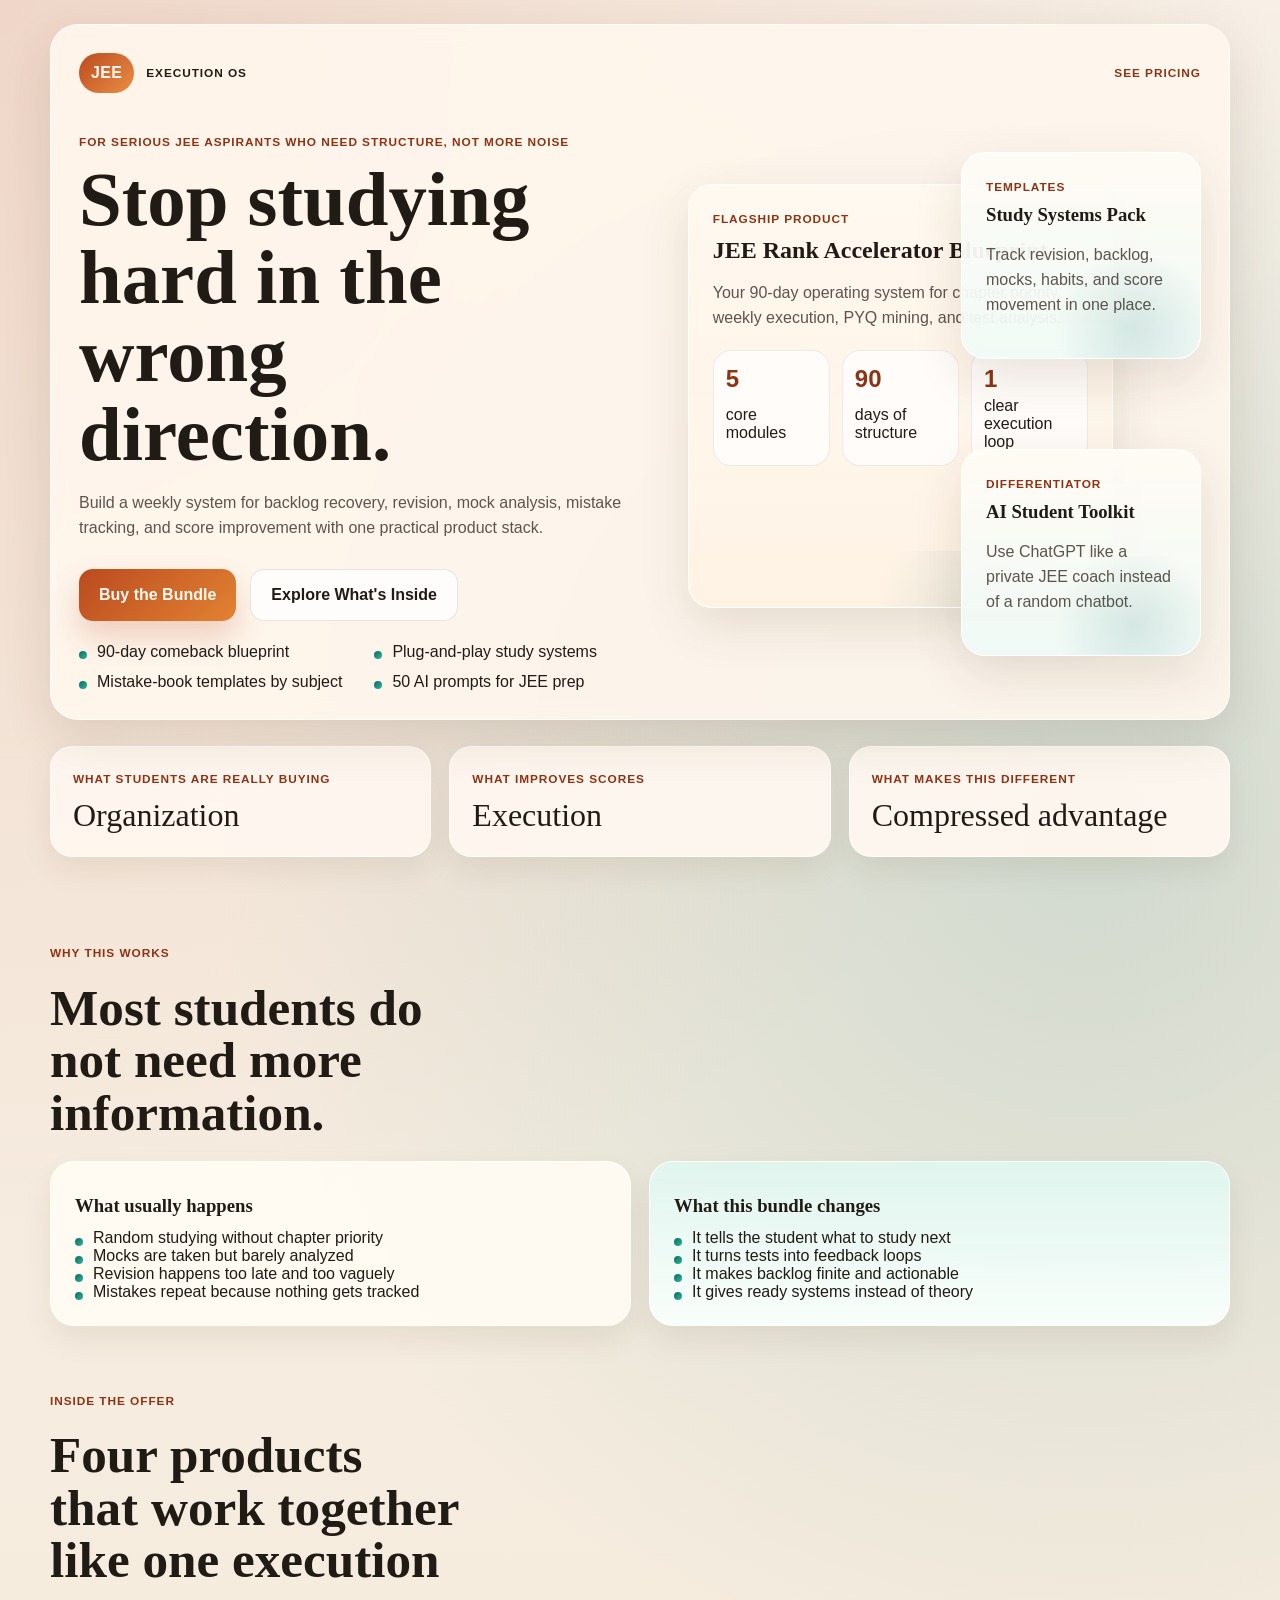
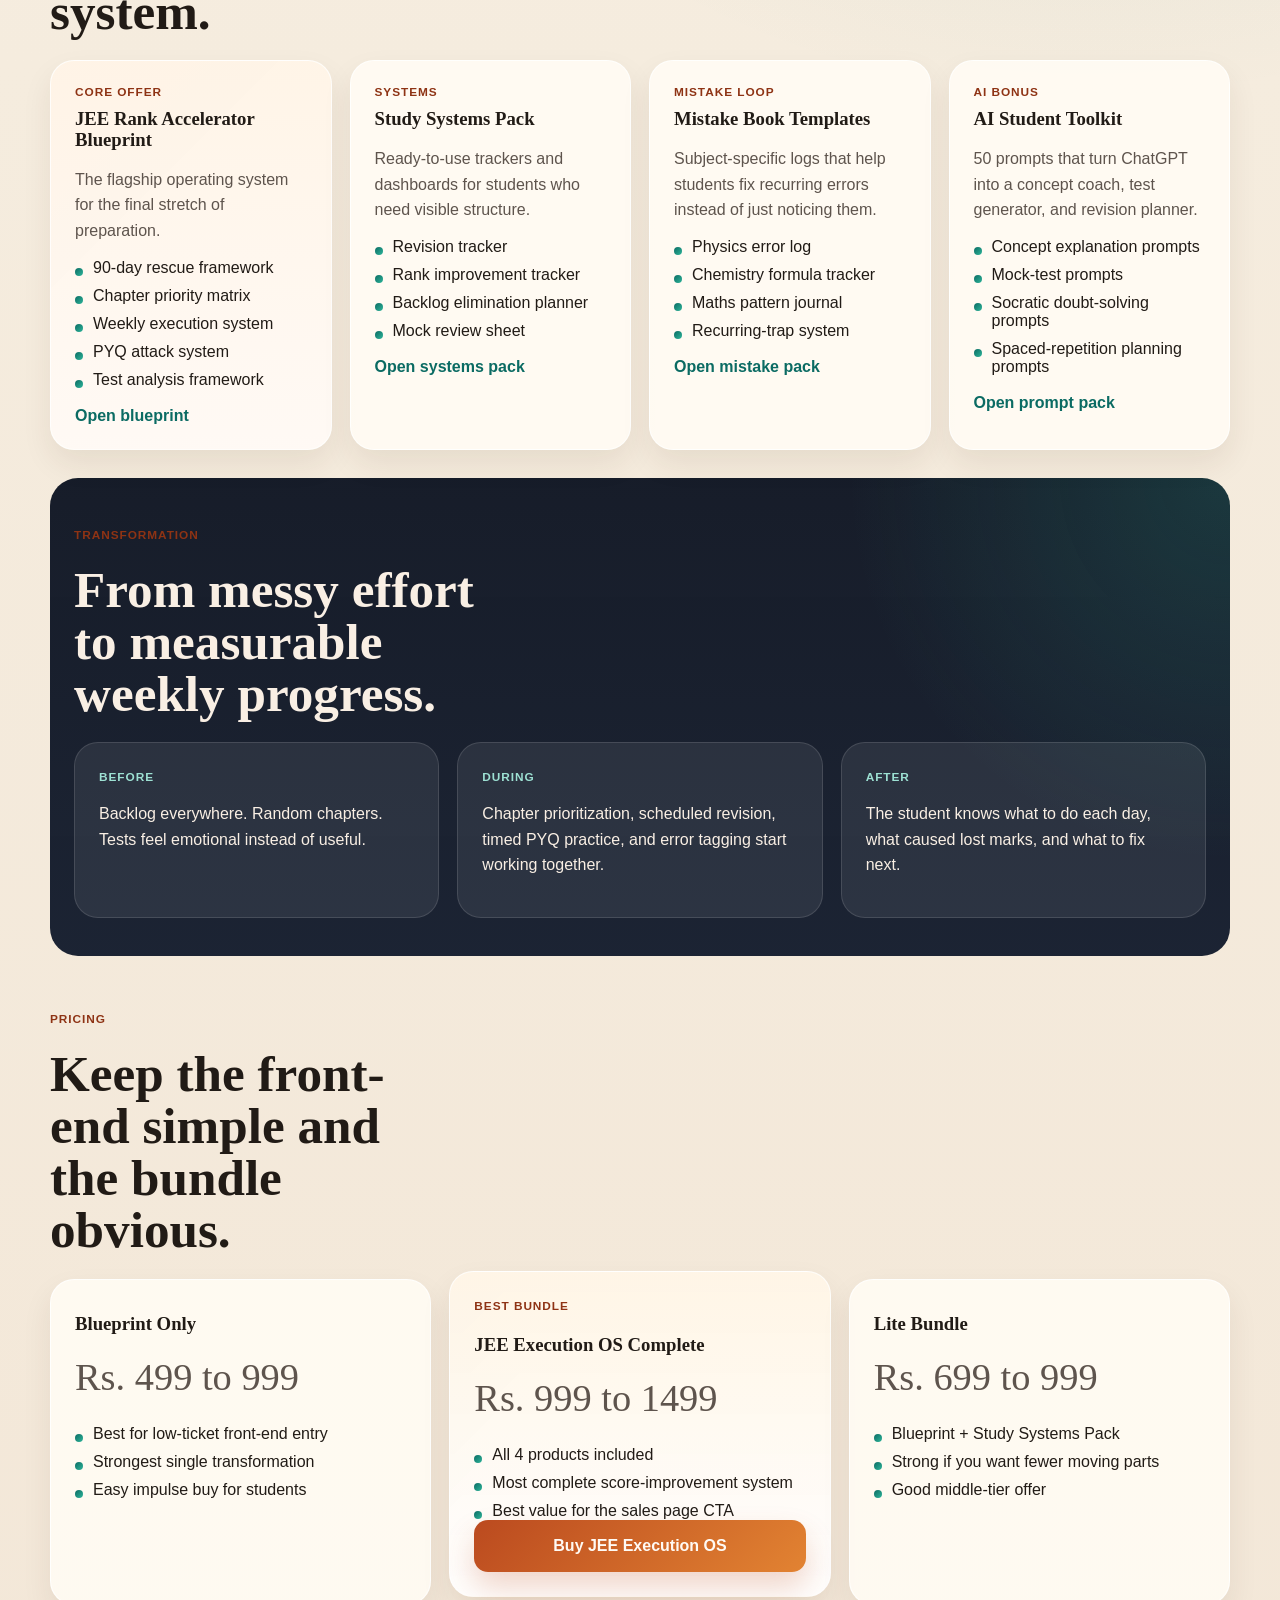
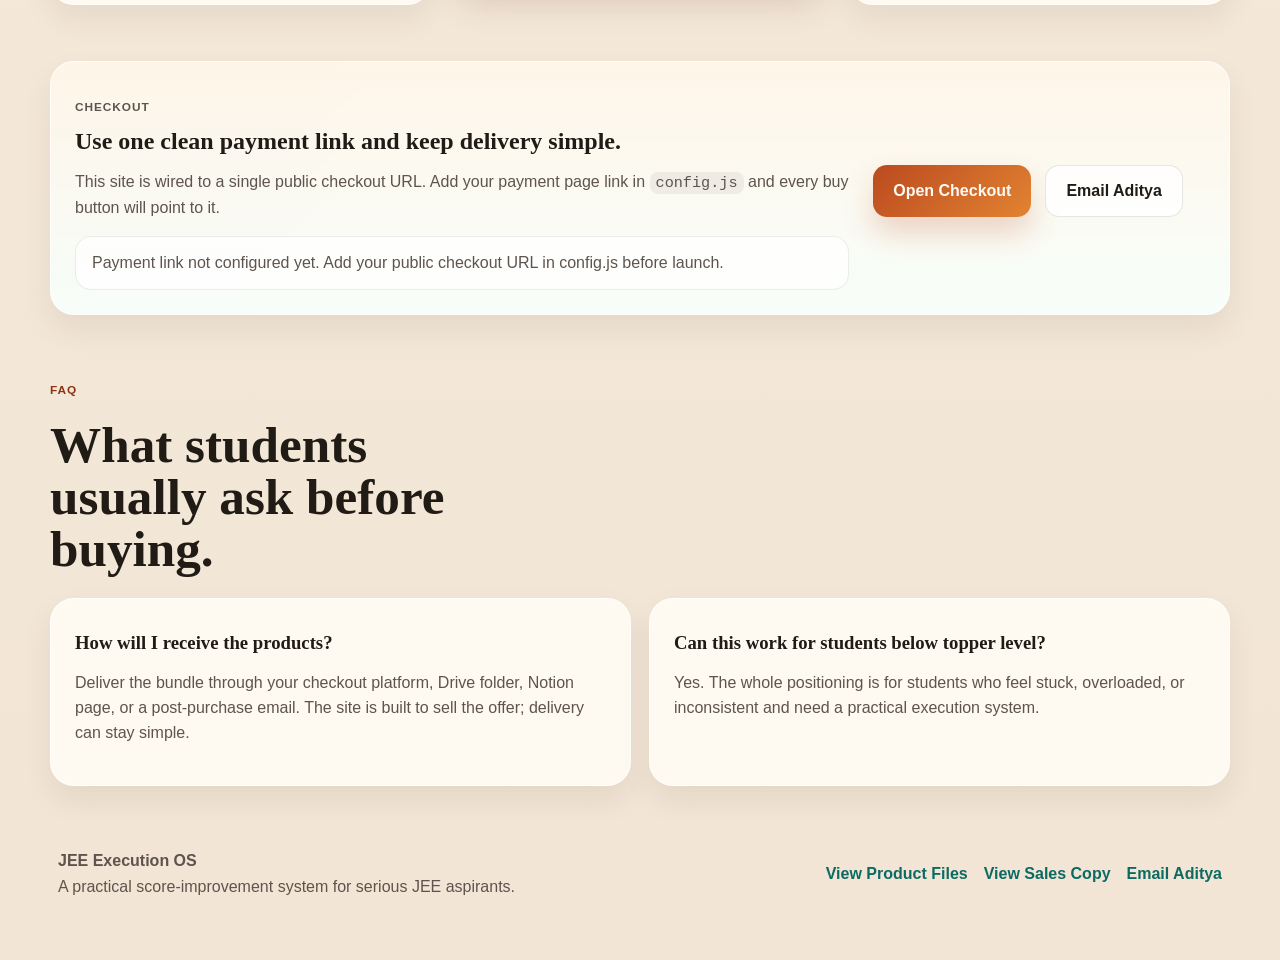
<file: index.html>
<!doctype html>
<html lang="en">
  <head>
    <meta charset="UTF-8" />
    <meta name="viewport" content="width=device-width, initial-scale=1.0" />
    <meta
      name="description"
      content="JEE Execution OS helps serious aspirants recover backlog, analyze mock tests, track mistakes, and improve scores with one practical digital bundle."
    />
    <title>JEE Execution OS | JEE Rank Accelerator Bundle</title>
    <link rel="stylesheet" href="styles.css" />
    <script src="config.js" defer></script>
    <script src="site.js" defer></script>
  </head>
  <body>
    <div class="page-shell">
      <header class="hero">
        <nav class="topbar">
          <div class="brand">
            <span class="brand-mark">JEE</span>
            <span class="brand-copy">Execution OS</span>
          </div>
          <a class="topbar-link" href="#pricing">See Pricing</a>
        </nav>

        <div class="hero-grid">
          <section class="hero-copy">
            <p class="eyebrow">For serious JEE aspirants who need structure, not more noise</p>
            <h1>Stop studying hard in the wrong direction.</h1>
            <p class="hero-text">
              Build a weekly system for backlog recovery, revision, mock analysis, mistake tracking,
              and score improvement with one practical product stack.
            </p>
            <div class="hero-actions">
              <a class="button button-primary" data-checkout-link href="#checkout">Buy the Bundle</a>
              <a class="button button-secondary" href="#products">Explore What's Inside</a>
            </div>
            <ul class="hero-points">
              <li>90-day comeback blueprint</li>
              <li>Plug-and-play study systems</li>
              <li>Mistake-book templates by subject</li>
              <li>50 AI prompts for JEE prep</li>
            </ul>
          </section>

          <section class="hero-visual" aria-label="Product preview">
            <div class="stack-card stack-main">
              <span class="stack-kicker">Flagship Product</span>
              <h2>JEE Rank Accelerator Blueprint</h2>
              <p>
                Your 90-day operating system for chapter priority, weekly execution, PYQ mining,
                and test analysis.
              </p>
              <div class="mini-metrics">
                <div>
                  <strong>5</strong>
                  <span>core modules</span>
                </div>
                <div>
                  <strong>90</strong>
                  <span>days of structure</span>
                </div>
                <div>
                  <strong>1</strong>
                  <span>clear execution loop</span>
                </div>
              </div>
            </div>

            <div class="stack-card stack-side stack-side-top">
              <span class="stack-kicker">Templates</span>
              <h3>Study Systems Pack</h3>
              <p>Track revision, backlog, mocks, habits, and score movement in one place.</p>
            </div>

            <div class="stack-card stack-side stack-side-bottom">
              <span class="stack-kicker">Differentiator</span>
              <h3>AI Student Toolkit</h3>
              <p>Use ChatGPT like a private JEE coach instead of a random chatbot.</p>
            </div>
          </section>
        </div>
      </header>

      <main>
        <section class="proof-band">
          <div>
            <span class="proof-label">What students are really buying</span>
            <p>Organization</p>
          </div>
          <div>
            <span class="proof-label">What improves scores</span>
            <p>Execution</p>
          </div>
          <div>
            <span class="proof-label">What makes this different</span>
            <p>Compressed advantage</p>
          </div>
        </section>

        <section class="section" id="problem">
          <div class="section-heading">
            <p class="eyebrow">Why this works</p>
            <h2>Most students do not need more information.</h2>
          </div>
          <div class="problem-grid">
            <article class="panel">
              <h3>What usually happens</h3>
              <ul class="plain-list">
                <li>Random studying without chapter priority</li>
                <li>Mocks are taken but barely analyzed</li>
                <li>Revision happens too late and too vaguely</li>
                <li>Mistakes repeat because nothing gets tracked</li>
              </ul>
            </article>
            <article class="panel accent-panel">
              <h3>What this bundle changes</h3>
              <ul class="plain-list">
                <li>It tells the student what to study next</li>
                <li>It turns tests into feedback loops</li>
                <li>It makes backlog finite and actionable</li>
                <li>It gives ready systems instead of theory</li>
              </ul>
            </article>
          </div>
        </section>

        <section class="section" id="products">
          <div class="section-heading">
            <p class="eyebrow">Inside the offer</p>
            <h2>Four products that work together like one execution system.</h2>
          </div>

          <div class="product-grid">
            <article class="product-card featured-card">
              <div class="product-tag">Core Offer</div>
              <h3>JEE Rank Accelerator Blueprint</h3>
              <p>The flagship operating system for the final stretch of preparation.</p>
              <ul class="plain-list compact-list">
                <li>90-day rescue framework</li>
                <li>Chapter priority matrix</li>
                <li>Weekly execution system</li>
                <li>PYQ attack system</li>
                <li>Test analysis framework</li>
              </ul>
              <a class="text-link" href="products/01-jee-rank-accelerator-blueprint.md">Open blueprint</a>
            </article>

            <article class="product-card">
              <div class="product-tag">Systems</div>
              <h3>Study Systems Pack</h3>
              <p>Ready-to-use trackers and dashboards for students who need visible structure.</p>
              <ul class="plain-list compact-list">
                <li>Revision tracker</li>
                <li>Rank improvement tracker</li>
                <li>Backlog elimination planner</li>
                <li>Mock review sheet</li>
              </ul>
              <a class="text-link" href="products/02-study-systems-pack/USAGE-GUIDE.md">Open systems pack</a>
            </article>

            <article class="product-card">
              <div class="product-tag">Mistake Loop</div>
              <h3>Mistake Book Templates</h3>
              <p>Subject-specific logs that help students fix recurring errors instead of just noticing them.</p>
              <ul class="plain-list compact-list">
                <li>Physics error log</li>
                <li>Chemistry formula tracker</li>
                <li>Maths pattern journal</li>
                <li>Recurring-trap system</li>
              </ul>
              <a class="text-link" href="products/03-mistake-book-templates/USAGE-GUIDE.md">Open mistake pack</a>
            </article>

            <article class="product-card">
              <div class="product-tag">AI Bonus</div>
              <h3>AI Student Toolkit</h3>
              <p>50 prompts that turn ChatGPT into a concept coach, test generator, and revision planner.</p>
              <ul class="plain-list compact-list">
                <li>Concept explanation prompts</li>
                <li>Mock-test prompts</li>
                <li>Socratic doubt-solving prompts</li>
                <li>Spaced-repetition planning prompts</li>
              </ul>
              <a class="text-link" href="products/04-ai-student-toolkit/50-chatgpt-prompts-for-jee.md">Open prompt pack</a>
            </article>
          </div>
        </section>

        <section class="section section-dark">
          <div class="section-heading">
            <p class="eyebrow">Transformation</p>
            <h2>From messy effort to measurable weekly progress.</h2>
          </div>

          <div class="timeline-grid">
            <article class="timeline-card">
              <span class="timeline-step">Before</span>
              <p>Backlog everywhere. Random chapters. Tests feel emotional instead of useful.</p>
            </article>
            <article class="timeline-card">
              <span class="timeline-step">During</span>
              <p>Chapter prioritization, scheduled revision, timed PYQ practice, and error tagging start working together.</p>
            </article>
            <article class="timeline-card">
              <span class="timeline-step">After</span>
              <p>The student knows what to do each day, what caused lost marks, and what to fix next.</p>
            </article>
          </div>
        </section>

        <section class="section" id="pricing">
          <div class="section-heading">
            <p class="eyebrow">Pricing</p>
            <h2>Keep the front-end simple and the bundle obvious.</h2>
          </div>

          <div class="pricing-grid">
            <article class="pricing-card">
              <h3>Blueprint Only</h3>
              <p class="price">Rs. 499 to 999</p>
              <ul class="plain-list compact-list">
                <li>Best for low-ticket front-end entry</li>
                <li>Strongest single transformation</li>
                <li>Easy impulse buy for students</li>
              </ul>
            </article>

            <article class="pricing-card pricing-card-featured">
              <span class="pricing-badge">Best Bundle</span>
              <h3>JEE Execution OS Complete</h3>
              <p class="price">Rs. 999 to 1499</p>
              <ul class="plain-list compact-list">
                <li>All 4 products included</li>
                <li>Most complete score-improvement system</li>
                <li>Best value for the sales page CTA</li>
              </ul>
              <a class="button button-primary full-width" data-checkout-link href="#checkout">Buy JEE Execution OS</a>
            </article>

            <article class="pricing-card">
              <h3>Lite Bundle</h3>
              <p class="price">Rs. 699 to 999</p>
              <ul class="plain-list compact-list">
                <li>Blueprint + Study Systems Pack</li>
                <li>Strong if you want fewer moving parts</li>
                <li>Good middle-tier offer</li>
              </ul>
            </article>
          </div>
        </section>

        <section class="section" id="checkout">
          <div class="checkout-panel">
            <div>
              <p class="eyebrow">Checkout</p>
              <h2>Use one clean payment link and keep delivery simple.</h2>
              <p>
                This site is wired to a single public checkout URL. Add your payment page link in
                <code>config.js</code> and every buy button will point to it.
              </p>
              <div class="checkout-note" id="checkout-note">
                Payment link not configured yet. Add your public checkout URL in <code>config.js</code>
                before launch.
              </div>
            </div>
            <div class="checkout-actions">
              <a class="button button-primary" data-checkout-link href="#checkout">Open Checkout</a>
              <a class="button button-secondary" id="contact-link" href="mailto:hello@example.com">Contact for Questions</a>
            </div>
          </div>
        </section>

        <section class="section">
          <div class="section-heading">
            <p class="eyebrow">FAQ</p>
            <h2>What students usually ask before buying.</h2>
          </div>
          <div class="problem-grid">
            <article class="panel">
              <h3>How will I receive the products?</h3>
              <p>
                Deliver the bundle through your checkout platform, Drive folder, Notion page, or a
                post-purchase email. The site is built to sell the offer; delivery can stay simple.
              </p>
            </article>
            <article class="panel">
              <h3>Can this work for students below topper level?</h3>
              <p>
                Yes. The whole positioning is for students who feel stuck, overloaded, or
                inconsistent and need a practical execution system.
              </p>
            </article>
          </div>
        </section>
      </main>

      <footer class="footer">
        <div>
          <strong id="footer-brand">JEE Execution OS</strong>
          <p id="footer-tagline">A practical score-improvement system for serious JEE aspirants.</p>
        </div>
        <div class="footer-links">
          <a href="products/README.md">View Product Files</a>
          <a href="products/05-sales-assets/sales-page-copy.md">View Sales Copy</a>
          <a id="footer-contact" href="mailto:hello@example.com">Contact</a>
        </div>
      </footer>
    </div>
  </body>
</html>
</file>
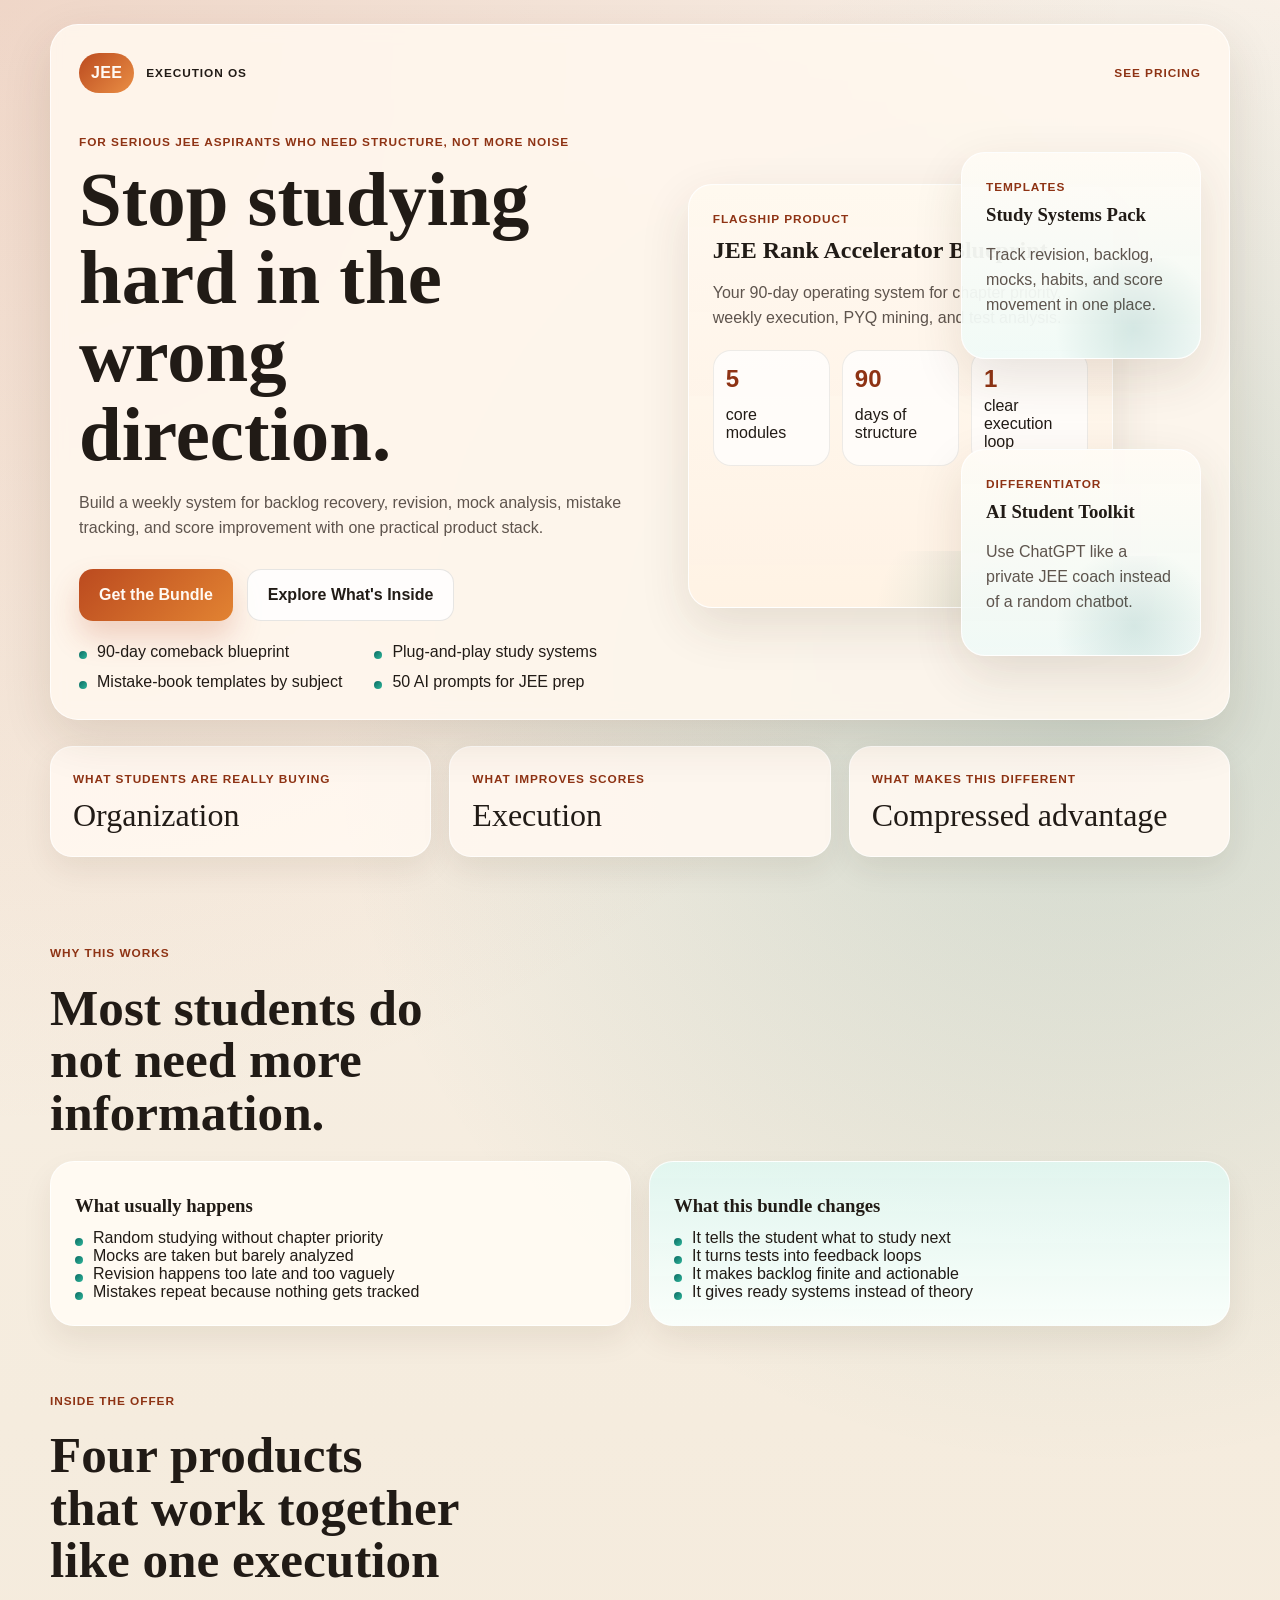
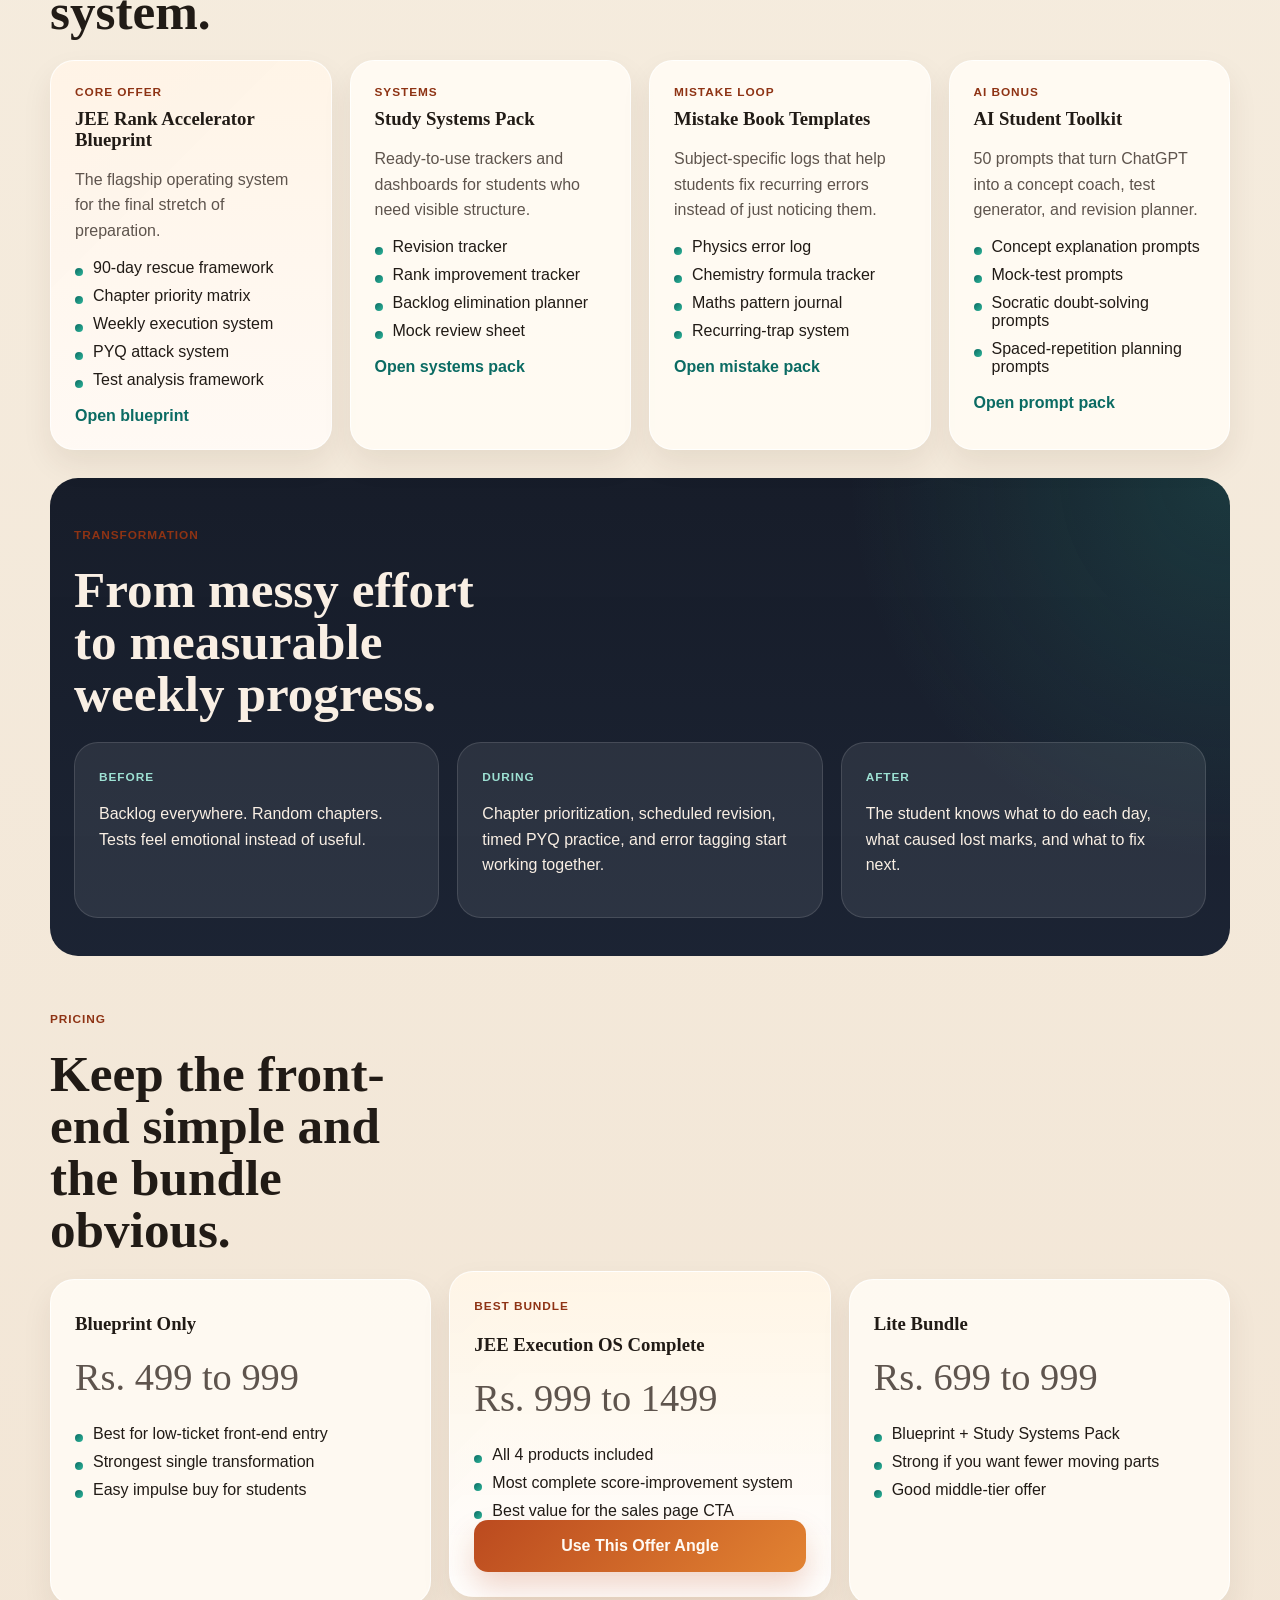
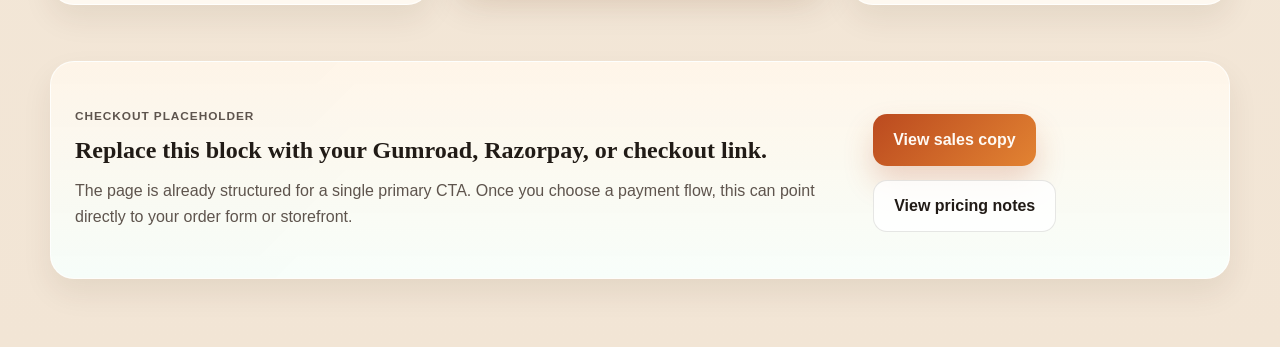
<file: products/sales-page/index.html>
<!doctype html>
<html lang="en">
  <head>
    <meta charset="UTF-8" />
    <meta name="viewport" content="width=device-width, initial-scale=1.0" />
    <title>JEE Execution OS</title>
    <link rel="stylesheet" href="styles.css" />
  </head>
  <body>
    <div class="page-shell">
      <header class="hero">
        <nav class="topbar">
          <div class="brand">
            <span class="brand-mark">JEE</span>
            <span class="brand-copy">Execution OS</span>
          </div>
          <a class="topbar-link" href="#pricing">See Pricing</a>
        </nav>

        <div class="hero-grid">
          <section class="hero-copy">
            <p class="eyebrow">For serious JEE aspirants who need structure, not more noise</p>
            <h1>Stop studying hard in the wrong direction.</h1>
            <p class="hero-text">
              Build a weekly system for backlog recovery, revision, mock analysis, mistake tracking,
              and score improvement with one practical product stack.
            </p>
            <div class="hero-actions">
              <a class="button button-primary" href="#pricing">Get the Bundle</a>
              <a class="button button-secondary" href="#products">Explore What's Inside</a>
            </div>
            <ul class="hero-points">
              <li>90-day comeback blueprint</li>
              <li>Plug-and-play study systems</li>
              <li>Mistake-book templates by subject</li>
              <li>50 AI prompts for JEE prep</li>
            </ul>
          </section>

          <section class="hero-visual" aria-label="Product preview">
            <div class="stack-card stack-main">
              <span class="stack-kicker">Flagship Product</span>
              <h2>JEE Rank Accelerator Blueprint</h2>
              <p>
                Your 90-day operating system for chapter priority, weekly execution, PYQ mining,
                and test analysis.
              </p>
              <div class="mini-metrics">
                <div>
                  <strong>5</strong>
                  <span>core modules</span>
                </div>
                <div>
                  <strong>90</strong>
                  <span>days of structure</span>
                </div>
                <div>
                  <strong>1</strong>
                  <span>clear execution loop</span>
                </div>
              </div>
            </div>

            <div class="stack-card stack-side stack-side-top">
              <span class="stack-kicker">Templates</span>
              <h3>Study Systems Pack</h3>
              <p>Track revision, backlog, mocks, habits, and score movement in one place.</p>
            </div>

            <div class="stack-card stack-side stack-side-bottom">
              <span class="stack-kicker">Differentiator</span>
              <h3>AI Student Toolkit</h3>
              <p>Use ChatGPT like a private JEE coach instead of a random chatbot.</p>
            </div>
          </section>
        </div>
      </header>

      <main>
        <section class="proof-band">
          <div>
            <span class="proof-label">What students are really buying</span>
            <p>Organization</p>
          </div>
          <div>
            <span class="proof-label">What improves scores</span>
            <p>Execution</p>
          </div>
          <div>
            <span class="proof-label">What makes this different</span>
            <p>Compressed advantage</p>
          </div>
        </section>

        <section class="section" id="problem">
          <div class="section-heading">
            <p class="eyebrow">Why this works</p>
            <h2>Most students do not need more information.</h2>
          </div>
          <div class="problem-grid">
            <article class="panel">
              <h3>What usually happens</h3>
              <ul class="plain-list">
                <li>Random studying without chapter priority</li>
                <li>Mocks are taken but barely analyzed</li>
                <li>Revision happens too late and too vaguely</li>
                <li>Mistakes repeat because nothing gets tracked</li>
              </ul>
            </article>
            <article class="panel accent-panel">
              <h3>What this bundle changes</h3>
              <ul class="plain-list">
                <li>It tells the student what to study next</li>
                <li>It turns tests into feedback loops</li>
                <li>It makes backlog finite and actionable</li>
                <li>It gives ready systems instead of theory</li>
              </ul>
            </article>
          </div>
        </section>

        <section class="section" id="products">
          <div class="section-heading">
            <p class="eyebrow">Inside the offer</p>
            <h2>Four products that work together like one execution system.</h2>
          </div>

          <div class="product-grid">
            <article class="product-card featured-card">
              <div class="product-tag">Core Offer</div>
              <h3>JEE Rank Accelerator Blueprint</h3>
              <p>The flagship operating system for the final stretch of preparation.</p>
              <ul class="plain-list compact-list">
                <li>90-day rescue framework</li>
                <li>Chapter priority matrix</li>
                <li>Weekly execution system</li>
                <li>PYQ attack system</li>
                <li>Test analysis framework</li>
              </ul>
              <a class="text-link" href="../01-jee-rank-accelerator-blueprint.md">Open blueprint</a>
            </article>

            <article class="product-card">
              <div class="product-tag">Systems</div>
              <h3>Study Systems Pack</h3>
              <p>Ready-to-use trackers and dashboards for students who need visible structure.</p>
              <ul class="plain-list compact-list">
                <li>Revision tracker</li>
                <li>Rank improvement tracker</li>
                <li>Backlog elimination planner</li>
                <li>Mock review sheet</li>
              </ul>
              <a class="text-link" href="../02-study-systems-pack/USAGE-GUIDE.md">Open systems pack</a>
            </article>

            <article class="product-card">
              <div class="product-tag">Mistake Loop</div>
              <h3>Mistake Book Templates</h3>
              <p>Subject-specific logs that help students fix recurring errors instead of just noticing them.</p>
              <ul class="plain-list compact-list">
                <li>Physics error log</li>
                <li>Chemistry formula tracker</li>
                <li>Maths pattern journal</li>
                <li>Recurring-trap system</li>
              </ul>
              <a class="text-link" href="../03-mistake-book-templates/USAGE-GUIDE.md">Open mistake pack</a>
            </article>

            <article class="product-card">
              <div class="product-tag">AI Bonus</div>
              <h3>AI Student Toolkit</h3>
              <p>50 prompts that turn ChatGPT into a concept coach, test generator, and revision planner.</p>
              <ul class="plain-list compact-list">
                <li>Concept explanation prompts</li>
                <li>Mock-test prompts</li>
                <li>Socratic doubt-solving prompts</li>
                <li>Spaced-repetition planning prompts</li>
              </ul>
              <a class="text-link" href="../04-ai-student-toolkit/50-chatgpt-prompts-for-jee.md">Open prompt pack</a>
            </article>
          </div>
        </section>

        <section class="section section-dark">
          <div class="section-heading">
            <p class="eyebrow">Transformation</p>
            <h2>From messy effort to measurable weekly progress.</h2>
          </div>

          <div class="timeline-grid">
            <article class="timeline-card">
              <span class="timeline-step">Before</span>
              <p>Backlog everywhere. Random chapters. Tests feel emotional instead of useful.</p>
            </article>
            <article class="timeline-card">
              <span class="timeline-step">During</span>
              <p>Chapter prioritization, scheduled revision, timed PYQ practice, and error tagging start working together.</p>
            </article>
            <article class="timeline-card">
              <span class="timeline-step">After</span>
              <p>The student knows what to do each day, what caused lost marks, and what to fix next.</p>
            </article>
          </div>
        </section>

        <section class="section" id="pricing">
          <div class="section-heading">
            <p class="eyebrow">Pricing</p>
            <h2>Keep the front-end simple and the bundle obvious.</h2>
          </div>

          <div class="pricing-grid">
            <article class="pricing-card">
              <h3>Blueprint Only</h3>
              <p class="price">Rs. 499 to 999</p>
              <ul class="plain-list compact-list">
                <li>Best for low-ticket front-end entry</li>
                <li>Strongest single transformation</li>
                <li>Easy impulse buy for students</li>
              </ul>
            </article>

            <article class="pricing-card pricing-card-featured">
              <span class="pricing-badge">Best Bundle</span>
              <h3>JEE Execution OS Complete</h3>
              <p class="price">Rs. 999 to 1499</p>
              <ul class="plain-list compact-list">
                <li>All 4 products included</li>
                <li>Most complete score-improvement system</li>
                <li>Best value for the sales page CTA</li>
              </ul>
              <a class="button button-primary full-width" href="#checkout">Use This Offer Angle</a>
            </article>

            <article class="pricing-card">
              <h3>Lite Bundle</h3>
              <p class="price">Rs. 699 to 999</p>
              <ul class="plain-list compact-list">
                <li>Blueprint + Study Systems Pack</li>
                <li>Strong if you want fewer moving parts</li>
                <li>Good middle-tier offer</li>
              </ul>
            </article>
          </div>
        </section>

        <section class="section" id="checkout">
          <div class="checkout-panel">
            <div>
              <p class="eyebrow">Checkout Placeholder</p>
              <h2>Replace this block with your Gumroad, Razorpay, or checkout link.</h2>
              <p>
                The page is already structured for a single primary CTA. Once you choose a payment
                flow, this can point directly to your order form or storefront.
              </p>
            </div>
            <div class="checkout-actions">
              <a class="button button-primary" href="../05-sales-assets/sales-page-copy.md">View sales copy</a>
              <a class="button button-secondary" href="../05-sales-assets/pricing-and-bundle-ideas.md">View pricing notes</a>
            </div>
          </div>
        </section>
      </main>
    </div>
  </body>
</html>
</file>
<file: styles.css>
:root {
  --bg: #f7efe3;
  --bg-strong: #f1dcc2;
  --surface: #fff9f0;
  --surface-strong: #fff4e3;
  --surface-dark: #1e2433;
  --text: #211b16;
  --text-soft: #5e544d;
  --line: rgba(33, 27, 22, 0.11);
  --brand: #bb4a1f;
  --brand-deep: #8e3314;
  --accent: #0b6b63;
  --accent-soft: #dff6f0;
  --shadow: 0 18px 50px rgba(68, 39, 13, 0.12);
}

* {
  box-sizing: border-box;
}

html {
  scroll-behavior: smooth;
}

body {
  margin: 0;
  font-family: "Trebuchet MS", "Segoe UI", sans-serif;
  color: var(--text);
  background:
    radial-gradient(circle at top left, rgba(187, 74, 31, 0.16), transparent 30%),
    radial-gradient(circle at 85% 20%, rgba(11, 107, 99, 0.16), transparent 25%),
    linear-gradient(180deg, #f9f1e8 0%, #f5ecde 40%, #f2e5d5 100%);
}

a {
  color: inherit;
}

.page-shell {
  width: min(1180px, calc(100% - 32px));
  margin: 0 auto;
  padding: 24px 0 56px;
}

.hero {
  background: rgba(255, 248, 238, 0.88);
  border: 1px solid rgba(255, 255, 255, 0.75);
  border-radius: 28px;
  padding: 28px;
  box-shadow: var(--shadow);
  backdrop-filter: blur(8px);
}

.topbar {
  display: flex;
  align-items: center;
  justify-content: space-between;
  gap: 18px;
}

.brand {
  display: inline-flex;
  align-items: center;
  gap: 12px;
}

.brand-mark {
  display: inline-flex;
  align-items: center;
  justify-content: center;
  min-width: 52px;
  height: 40px;
  padding: 0 12px;
  border-radius: 999px;
  background: linear-gradient(135deg, var(--brand), #ea8f45);
  color: #fffaf4;
  font-weight: 800;
  letter-spacing: 0.02em;
}

.brand-copy,
.topbar-link,
.eyebrow,
.product-tag,
.pricing-badge,
.stack-kicker,
.proof-label,
.timeline-step {
  text-transform: uppercase;
  letter-spacing: 0.08em;
  font-size: 0.74rem;
  font-weight: 800;
}

.topbar-link {
  color: var(--brand-deep);
  text-decoration: none;
}

.hero-grid {
  display: grid;
  grid-template-columns: minmax(0, 1.06fr) minmax(320px, 0.94fr);
  gap: 30px;
  align-items: center;
  padding-top: 30px;
}

.hero-copy h1,
.section-heading h2,
.checkout-panel h2 {
  margin: 0;
  font-family: Georgia, "Times New Roman", serif;
  line-height: 1.02;
  letter-spacing: 0;
}

.hero-copy h1 {
  max-width: 12ch;
  font-size: clamp(2.8rem, 6vw, 5.6rem);
}

.hero-text,
.product-card p,
.pricing-card p,
.timeline-card p,
.panel p,
.checkout-panel p,
.stack-card p {
  color: var(--text-soft);
  line-height: 1.58;
}

.hero-actions,
.checkout-actions {
  display: flex;
  flex-wrap: wrap;
  gap: 14px;
  margin: 28px 0 22px;
}

.button {
  display: inline-flex;
  align-items: center;
  justify-content: center;
  min-height: 52px;
  padding: 0 20px;
  border-radius: 14px;
  font-weight: 800;
  text-decoration: none;
  transition: transform 180ms ease, box-shadow 180ms ease, background 180ms ease;
}

.button:hover {
  transform: translateY(-2px);
}

.button-primary {
  background: linear-gradient(135deg, var(--brand), #e28332);
  color: #fffaf4;
  box-shadow: 0 16px 30px rgba(187, 74, 31, 0.22);
}

.button-secondary {
  background: rgba(255, 255, 255, 0.82);
  border: 1px solid var(--line);
}

.full-width {
  width: 100%;
}

code {
  padding: 2px 6px;
  border-radius: 8px;
  background: rgba(33, 27, 22, 0.06);
  font-family: "Consolas", "Courier New", monospace;
  font-size: 0.95em;
}

.hero-points,
.plain-list {
  margin: 0;
  padding: 0;
  list-style: none;
}

.hero-points {
  display: grid;
  grid-template-columns: repeat(2, minmax(0, 1fr));
  gap: 12px;
}

.hero-points li,
.plain-list li {
  position: relative;
  padding-left: 18px;
}

.hero-points li::before,
.plain-list li::before {
  content: "";
  position: absolute;
  left: 0;
  top: 0.55em;
  width: 8px;
  height: 8px;
  border-radius: 50%;
  background: linear-gradient(135deg, var(--accent), #2eb59a);
}

.hero-visual {
  position: relative;
  min-height: 530px;
}

.stack-card {
  position: absolute;
  border-radius: 24px;
  padding: 24px;
  background: linear-gradient(180deg, rgba(255, 255, 255, 0.97), rgba(255, 246, 236, 0.95));
  border: 1px solid rgba(255, 255, 255, 0.9);
  box-shadow: var(--shadow);
  overflow: hidden;
}

.stack-card::after {
  content: "";
  position: absolute;
  inset: auto -10% -20% 35%;
  height: 140px;
  background: radial-gradient(circle, rgba(11, 107, 99, 0.13), transparent 70%);
  pointer-events: none;
}

.stack-card h2,
.stack-card h3,
.product-card h3,
.pricing-card h3,
.panel h3 {
  margin: 10px 0 12px;
  font-family: Georgia, "Times New Roman", serif;
  line-height: 1.12;
}

.stack-main {
  inset: 42px 88px 64px 0;
  background:
    linear-gradient(180deg, rgba(255, 249, 240, 0.98), rgba(255, 242, 228, 0.96)),
    linear-gradient(135deg, rgba(187, 74, 31, 0.08), transparent 60%);
}

.stack-side {
  width: 240px;
  right: 0;
  background: linear-gradient(180deg, rgba(255, 251, 245, 0.96), rgba(240, 250, 247, 0.95));
}

.stack-side-top {
  top: 10px;
}

.stack-side-bottom {
  bottom: 16px;
}

.mini-metrics {
  display: grid;
  grid-template-columns: repeat(3, minmax(0, 1fr));
  gap: 12px;
  margin-top: 20px;
}

.mini-metrics div {
  display: grid;
  gap: 4px;
  padding: 14px 12px;
  border-radius: 18px;
  background: rgba(255, 255, 255, 0.72);
  border: 1px solid rgba(33, 27, 22, 0.08);
}

.mini-metrics strong {
  font-size: 1.5rem;
  color: var(--brand-deep);
}

.proof-band,
.problem-grid,
.product-grid,
.timeline-grid,
.pricing-grid {
  display: grid;
  gap: 18px;
}

.proof-band {
  grid-template-columns: repeat(3, minmax(0, 1fr));
  margin: 26px 0 34px;
}

.proof-band > div {
  padding: 22px;
  border-radius: 22px;
  background: rgba(255, 248, 240, 0.92);
  border: 1px solid rgba(255, 255, 255, 0.7);
  box-shadow: 0 12px 30px rgba(68, 39, 13, 0.08);
}

.proof-band p {
  margin: 10px 0 0;
  font-family: Georgia, "Times New Roman", serif;
  font-size: clamp(1.4rem, 3vw, 2rem);
}

.section {
  padding: 44px 0 12px;
}

.section-dark {
  margin-top: 16px;
  padding: 38px 24px;
  border-radius: 28px;
  background:
    radial-gradient(circle at top right, rgba(46, 181, 154, 0.18), transparent 30%),
    linear-gradient(180deg, rgba(18, 24, 37, 0.98), rgba(25, 33, 49, 0.99));
  color: #f9efe4;
}

.section-dark .section-heading h2,
.section-dark .timeline-card p {
  color: inherit;
}

.section-heading {
  display: grid;
  gap: 10px;
  margin-bottom: 22px;
}

.section-heading h2 {
  max-width: 16ch;
  font-size: clamp(2rem, 4vw, 3.6rem);
}

.problem-grid {
  grid-template-columns: repeat(2, minmax(0, 1fr));
}

.panel,
.product-card,
.pricing-card,
.timeline-card,
.checkout-panel {
  border-radius: 24px;
  padding: 24px;
  background: rgba(255, 251, 244, 0.92);
  border: 1px solid rgba(255, 255, 255, 0.78);
  box-shadow: 0 14px 30px rgba(68, 39, 13, 0.08);
}

.accent-panel {
  background: linear-gradient(180deg, rgba(224, 246, 240, 0.92), rgba(249, 255, 252, 0.94));
}

.product-grid {
  grid-template-columns: repeat(4, minmax(0, 1fr));
}

.featured-card {
  background:
    linear-gradient(180deg, rgba(255, 245, 231, 0.95), rgba(255, 250, 245, 0.95)),
    linear-gradient(135deg, rgba(187, 74, 31, 0.08), transparent 65%);
}

.product-tag,
.pricing-badge,
.stack-kicker,
.proof-label,
.timeline-step,
.eyebrow {
  color: var(--brand-deep);
}

.compact-list {
  display: grid;
  gap: 10px;
}

.text-link {
  display: inline-flex;
  margin-top: 18px;
  color: var(--accent);
  font-weight: 800;
  text-decoration: none;
}

.timeline-grid {
  grid-template-columns: repeat(3, minmax(0, 1fr));
}

.timeline-card {
  background: rgba(255, 255, 255, 0.08);
  border-color: rgba(255, 255, 255, 0.12);
  box-shadow: none;
}

.timeline-step {
  color: #9de1d3;
}

.pricing-grid {
  grid-template-columns: repeat(3, minmax(0, 1fr));
}

.pricing-card {
  position: relative;
}

.pricing-card-featured {
  background:
    linear-gradient(180deg, rgba(255, 245, 230, 0.98), rgba(255, 255, 255, 0.95)),
    linear-gradient(135deg, rgba(187, 74, 31, 0.1), transparent 60%);
  transform: translateY(-8px);
}

.pricing-badge {
  display: inline-flex;
  margin-bottom: 12px;
}

.price {
  margin: 4px 0 18px;
  font-family: Georgia, "Times New Roman", serif;
  font-size: clamp(2rem, 3vw, 2.8rem);
  color: var(--brand-deep);
}

.checkout-panel {
  display: grid;
  grid-template-columns: minmax(0, 1.4fr) minmax(260px, 0.6fr);
  gap: 24px;
  align-items: center;
  background:
    linear-gradient(180deg, rgba(255, 246, 233, 0.96), rgba(247, 255, 252, 0.94)),
    linear-gradient(135deg, rgba(11, 107, 99, 0.08), transparent 55%);
}

.checkout-note {
  margin-top: 16px;
  padding: 14px 16px;
  border-radius: 16px;
  background: rgba(255, 255, 255, 0.72);
  border: 1px solid rgba(33, 27, 22, 0.08);
  color: var(--text-soft);
  line-height: 1.5;
}

.footer {
  display: flex;
  align-items: center;
  justify-content: space-between;
  gap: 18px;
  margin-top: 30px;
  padding: 24px 8px 8px;
  color: var(--text-soft);
}

.footer p {
  margin: 8px 0 0;
}

.footer-links {
  display: flex;
  flex-wrap: wrap;
  gap: 16px;
}

.footer-links a {
  color: var(--accent);
  font-weight: 700;
  text-decoration: none;
}

@media (max-width: 1040px) {
  .hero-grid,
  .product-grid,
  .pricing-grid,
  .timeline-grid,
  .proof-band,
  .problem-grid,
  .checkout-panel {
    grid-template-columns: 1fr;
  }

  .hero-visual {
    min-height: 480px;
  }

  .stack-main {
    inset: 50px 68px 78px 0;
  }

  .stack-side {
    width: 220px;
  }

  .pricing-card-featured {
    transform: none;
  }
}

@media (max-width: 760px) {
  .page-shell {
    width: min(100% - 20px, 1180px);
    padding: 10px 0 30px;
  }

  .hero {
    padding: 18px;
    border-radius: 22px;
  }

  .topbar,
  .hero-actions {
    align-items: stretch;
    flex-direction: column;
  }

  .footer {
    align-items: flex-start;
    flex-direction: column;
  }

  .hero-copy h1 {
    max-width: 9ch;
  }

  .hero-points {
    grid-template-columns: 1fr;
  }

  .hero-visual {
    min-height: 620px;
  }

  .stack-main,
  .stack-side {
    position: relative;
    width: 100%;
    right: auto;
    top: auto;
    bottom: auto;
    inset: auto;
    margin-bottom: 16px;
  }

  .mini-metrics {
    grid-template-columns: 1fr;
  }
}
</file>
<file: products/sales-page/styles.css>
:root {
  --bg: #f7efe3;
  --bg-strong: #f1dcc2;
  --surface: #fff9f0;
  --surface-strong: #fff4e3;
  --surface-dark: #1e2433;
  --text: #211b16;
  --text-soft: #5e544d;
  --line: rgba(33, 27, 22, 0.11);
  --brand: #bb4a1f;
  --brand-deep: #8e3314;
  --accent: #0b6b63;
  --accent-soft: #dff6f0;
  --shadow: 0 18px 50px rgba(68, 39, 13, 0.12);
}

* {
  box-sizing: border-box;
}

html {
  scroll-behavior: smooth;
}

body {
  margin: 0;
  font-family: "Trebuchet MS", "Segoe UI", sans-serif;
  color: var(--text);
  background:
    radial-gradient(circle at top left, rgba(187, 74, 31, 0.16), transparent 30%),
    radial-gradient(circle at 85% 20%, rgba(11, 107, 99, 0.16), transparent 25%),
    linear-gradient(180deg, #f9f1e8 0%, #f5ecde 40%, #f2e5d5 100%);
}

a {
  color: inherit;
}

.page-shell {
  width: min(1180px, calc(100% - 32px));
  margin: 0 auto;
  padding: 24px 0 56px;
}

.hero {
  background: rgba(255, 248, 238, 0.88);
  border: 1px solid rgba(255, 255, 255, 0.75);
  border-radius: 28px;
  padding: 28px;
  box-shadow: var(--shadow);
  backdrop-filter: blur(8px);
}

.topbar {
  display: flex;
  align-items: center;
  justify-content: space-between;
  gap: 18px;
}

.brand {
  display: inline-flex;
  align-items: center;
  gap: 12px;
}

.brand-mark {
  display: inline-flex;
  align-items: center;
  justify-content: center;
  min-width: 52px;
  height: 40px;
  padding: 0 12px;
  border-radius: 999px;
  background: linear-gradient(135deg, var(--brand), #ea8f45);
  color: #fffaf4;
  font-weight: 800;
  letter-spacing: 0.02em;
}

.brand-copy,
.topbar-link,
.eyebrow,
.product-tag,
.pricing-badge,
.stack-kicker,
.proof-label,
.timeline-step {
  text-transform: uppercase;
  letter-spacing: 0.08em;
  font-size: 0.74rem;
  font-weight: 800;
}

.topbar-link {
  color: var(--brand-deep);
  text-decoration: none;
}

.hero-grid {
  display: grid;
  grid-template-columns: minmax(0, 1.06fr) minmax(320px, 0.94fr);
  gap: 30px;
  align-items: center;
  padding-top: 30px;
}

.hero-copy h1,
.section-heading h2,
.checkout-panel h2 {
  margin: 0;
  font-family: Georgia, "Times New Roman", serif;
  line-height: 1.02;
  letter-spacing: 0;
}

.hero-copy h1 {
  max-width: 12ch;
  font-size: clamp(2.8rem, 6vw, 5.6rem);
}

.hero-text,
.product-card p,
.pricing-card p,
.timeline-card p,
.panel p,
.checkout-panel p,
.stack-card p {
  color: var(--text-soft);
  line-height: 1.58;
}

.hero-actions,
.checkout-actions {
  display: flex;
  flex-wrap: wrap;
  gap: 14px;
  margin: 28px 0 22px;
}

.button {
  display: inline-flex;
  align-items: center;
  justify-content: center;
  min-height: 52px;
  padding: 0 20px;
  border-radius: 14px;
  font-weight: 800;
  text-decoration: none;
  transition: transform 180ms ease, box-shadow 180ms ease, background 180ms ease;
}

.button:hover {
  transform: translateY(-2px);
}

.button-primary {
  background: linear-gradient(135deg, var(--brand), #e28332);
  color: #fffaf4;
  box-shadow: 0 16px 30px rgba(187, 74, 31, 0.22);
}

.button-secondary {
  background: rgba(255, 255, 255, 0.82);
  border: 1px solid var(--line);
}

.full-width {
  width: 100%;
}

.hero-points,
.plain-list {
  margin: 0;
  padding: 0;
  list-style: none;
}

.hero-points {
  display: grid;
  grid-template-columns: repeat(2, minmax(0, 1fr));
  gap: 12px;
}

.hero-points li,
.plain-list li {
  position: relative;
  padding-left: 18px;
}

.hero-points li::before,
.plain-list li::before {
  content: "";
  position: absolute;
  left: 0;
  top: 0.55em;
  width: 8px;
  height: 8px;
  border-radius: 50%;
  background: linear-gradient(135deg, var(--accent), #2eb59a);
}

.hero-visual {
  position: relative;
  min-height: 530px;
}

.stack-card {
  position: absolute;
  border-radius: 24px;
  padding: 24px;
  background: linear-gradient(180deg, rgba(255, 255, 255, 0.97), rgba(255, 246, 236, 0.95));
  border: 1px solid rgba(255, 255, 255, 0.9);
  box-shadow: var(--shadow);
  overflow: hidden;
}

.stack-card::after {
  content: "";
  position: absolute;
  inset: auto -10% -20% 35%;
  height: 140px;
  background: radial-gradient(circle, rgba(11, 107, 99, 0.13), transparent 70%);
  pointer-events: none;
}

.stack-card h2,
.stack-card h3,
.product-card h3,
.pricing-card h3,
.panel h3 {
  margin: 10px 0 12px;
  font-family: Georgia, "Times New Roman", serif;
  line-height: 1.12;
}

.stack-main {
  inset: 42px 88px 64px 0;
  background:
    linear-gradient(180deg, rgba(255, 249, 240, 0.98), rgba(255, 242, 228, 0.96)),
    linear-gradient(135deg, rgba(187, 74, 31, 0.08), transparent 60%);
}

.stack-side {
  width: 240px;
  right: 0;
  background: linear-gradient(180deg, rgba(255, 251, 245, 0.96), rgba(240, 250, 247, 0.95));
}

.stack-side-top {
  top: 10px;
}

.stack-side-bottom {
  bottom: 16px;
}

.mini-metrics {
  display: grid;
  grid-template-columns: repeat(3, minmax(0, 1fr));
  gap: 12px;
  margin-top: 20px;
}

.mini-metrics div {
  display: grid;
  gap: 4px;
  padding: 14px 12px;
  border-radius: 18px;
  background: rgba(255, 255, 255, 0.72);
  border: 1px solid rgba(33, 27, 22, 0.08);
}

.mini-metrics strong {
  font-size: 1.5rem;
  color: var(--brand-deep);
}

.proof-band,
.problem-grid,
.product-grid,
.timeline-grid,
.pricing-grid {
  display: grid;
  gap: 18px;
}

.proof-band {
  grid-template-columns: repeat(3, minmax(0, 1fr));
  margin: 26px 0 34px;
}

.proof-band > div {
  padding: 22px;
  border-radius: 22px;
  background: rgba(255, 248, 240, 0.92);
  border: 1px solid rgba(255, 255, 255, 0.7);
  box-shadow: 0 12px 30px rgba(68, 39, 13, 0.08);
}

.proof-band p {
  margin: 10px 0 0;
  font-family: Georgia, "Times New Roman", serif;
  font-size: clamp(1.4rem, 3vw, 2rem);
}

.section {
  padding: 44px 0 12px;
}

.section-dark {
  margin-top: 16px;
  padding: 38px 24px;
  border-radius: 28px;
  background:
    radial-gradient(circle at top right, rgba(46, 181, 154, 0.18), transparent 30%),
    linear-gradient(180deg, rgba(18, 24, 37, 0.98), rgba(25, 33, 49, 0.99));
  color: #f9efe4;
}

.section-dark .section-heading h2,
.section-dark .timeline-card p {
  color: inherit;
}

.section-heading {
  display: grid;
  gap: 10px;
  margin-bottom: 22px;
}

.section-heading h2 {
  max-width: 16ch;
  font-size: clamp(2rem, 4vw, 3.6rem);
}

.problem-grid {
  grid-template-columns: repeat(2, minmax(0, 1fr));
}

.panel,
.product-card,
.pricing-card,
.timeline-card,
.checkout-panel {
  border-radius: 24px;
  padding: 24px;
  background: rgba(255, 251, 244, 0.92);
  border: 1px solid rgba(255, 255, 255, 0.78);
  box-shadow: 0 14px 30px rgba(68, 39, 13, 0.08);
}

.accent-panel {
  background: linear-gradient(180deg, rgba(224, 246, 240, 0.92), rgba(249, 255, 252, 0.94));
}

.product-grid {
  grid-template-columns: repeat(4, minmax(0, 1fr));
}

.featured-card {
  background:
    linear-gradient(180deg, rgba(255, 245, 231, 0.95), rgba(255, 250, 245, 0.95)),
    linear-gradient(135deg, rgba(187, 74, 31, 0.08), transparent 65%);
}

.product-tag,
.pricing-badge,
.stack-kicker,
.proof-label,
.timeline-step,
.eyebrow {
  color: var(--brand-deep);
}

.compact-list {
  display: grid;
  gap: 10px;
}

.text-link {
  display: inline-flex;
  margin-top: 18px;
  color: var(--accent);
  font-weight: 800;
  text-decoration: none;
}

.timeline-grid {
  grid-template-columns: repeat(3, minmax(0, 1fr));
}

.timeline-card {
  background: rgba(255, 255, 255, 0.08);
  border-color: rgba(255, 255, 255, 0.12);
  box-shadow: none;
}

.timeline-step {
  color: #9de1d3;
}

.pricing-grid {
  grid-template-columns: repeat(3, minmax(0, 1fr));
}

.pricing-card {
  position: relative;
}

.pricing-card-featured {
  background:
    linear-gradient(180deg, rgba(255, 245, 230, 0.98), rgba(255, 255, 255, 0.95)),
    linear-gradient(135deg, rgba(187, 74, 31, 0.1), transparent 60%);
  transform: translateY(-8px);
}

.pricing-badge {
  display: inline-flex;
  margin-bottom: 12px;
}

.price {
  margin: 4px 0 18px;
  font-family: Georgia, "Times New Roman", serif;
  font-size: clamp(2rem, 3vw, 2.8rem);
  color: var(--brand-deep);
}

.checkout-panel {
  display: grid;
  grid-template-columns: minmax(0, 1.4fr) minmax(260px, 0.6fr);
  gap: 24px;
  align-items: center;
  background:
    linear-gradient(180deg, rgba(255, 246, 233, 0.96), rgba(247, 255, 252, 0.94)),
    linear-gradient(135deg, rgba(11, 107, 99, 0.08), transparent 55%);
}

@media (max-width: 1040px) {
  .hero-grid,
  .product-grid,
  .pricing-grid,
  .timeline-grid,
  .proof-band,
  .problem-grid,
  .checkout-panel {
    grid-template-columns: 1fr;
  }

  .hero-visual {
    min-height: 480px;
  }

  .stack-main {
    inset: 50px 68px 78px 0;
  }

  .stack-side {
    width: 220px;
  }

  .pricing-card-featured {
    transform: none;
  }
}

@media (max-width: 760px) {
  .page-shell {
    width: min(100% - 20px, 1180px);
    padding: 10px 0 30px;
  }

  .hero {
    padding: 18px;
    border-radius: 22px;
  }

  .topbar,
  .hero-actions {
    align-items: stretch;
    flex-direction: column;
  }

  .hero-copy h1 {
    max-width: 9ch;
  }

  .hero-points {
    grid-template-columns: 1fr;
  }

  .hero-visual {
    min-height: 620px;
  }

  .stack-main,
  .stack-side {
    position: relative;
    width: 100%;
    right: auto;
    top: auto;
    bottom: auto;
    inset: auto;
    margin-bottom: 16px;
  }

  .mini-metrics {
    grid-template-columns: 1fr;
  }
}
</file>
